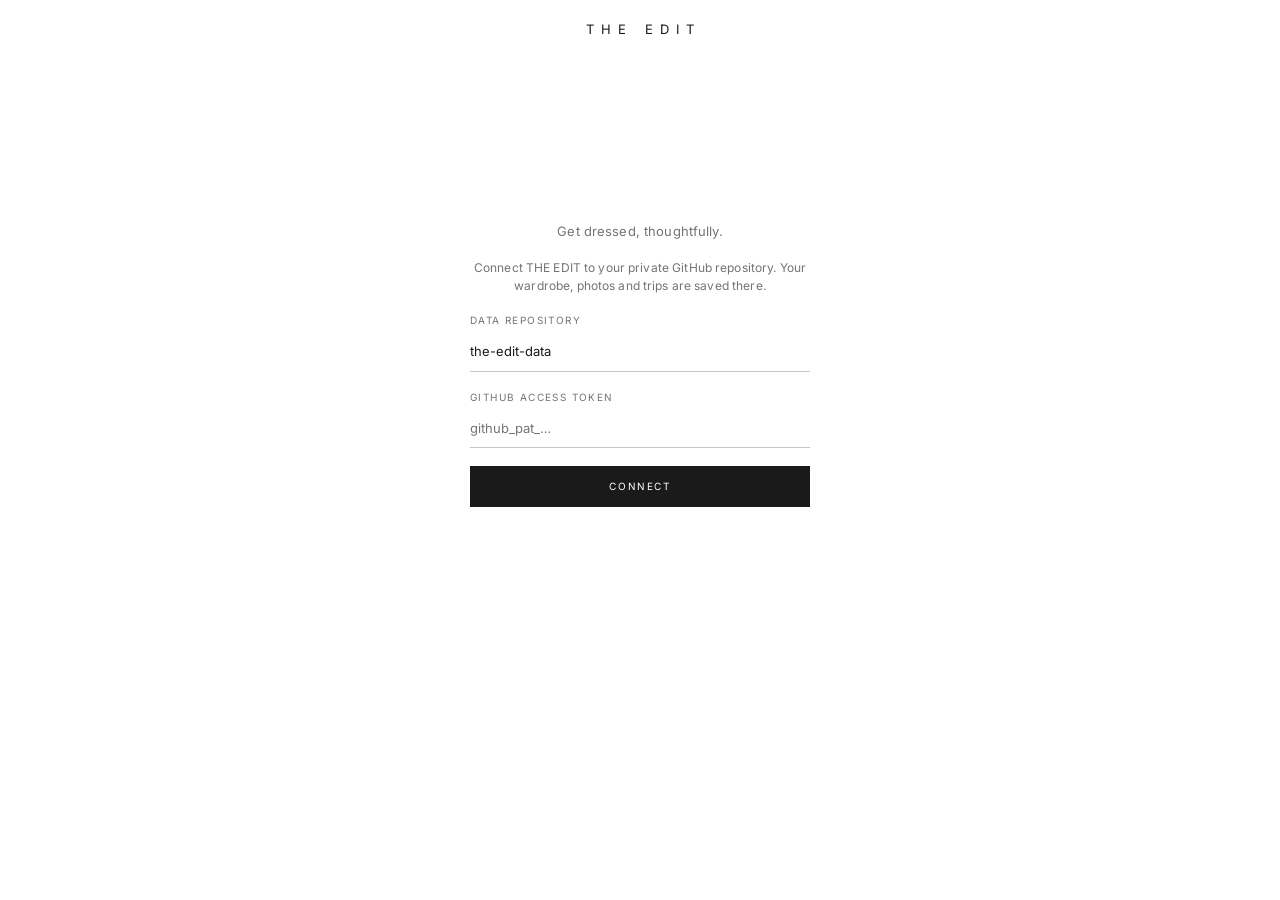
<file: docs/index.html>
<!doctype html>
<html lang="en">
<head>
<meta charset="utf-8">
<meta name="viewport" content="width=device-width,initial-scale=1,viewport-fit=cover">
<title>THE EDIT</title>
<meta name="description" content="Get dressed, thoughtfully.">
<meta name="theme-color" content="#FFFFFF" media="(prefers-color-scheme: light)">
<meta name="theme-color" content="#121212" media="(prefers-color-scheme: dark)">
<meta name="apple-mobile-web-app-capable" content="yes">
<meta name="mobile-web-app-capable" content="yes">
<meta name="apple-mobile-web-app-title" content="THE EDIT">
<meta name="apple-mobile-web-app-status-bar-style" content="default">
<link rel="manifest" href="manifest.webmanifest">
<link rel="apple-touch-icon" href="apple-touch-icon.png">
<link rel="icon" type="image/png" sizes="192x192" href="icon-192.png">
<link rel="preconnect" href="https://fonts.googleapis.com">
<link rel="preconnect" href="https://fonts.gstatic.com" crossorigin>
<link rel="stylesheet" href="https://fonts.googleapis.com/css2?family=Inter:wght@300;400;500&display=swap">
<link rel="stylesheet" href="styles.css">
</head>
<body>
<header class="top">
  <div class="top-in">
    <nav class="nav" id="nav" aria-label="Sections"></nav>
    <button class="logo" data-a="go" data-v="home" aria-label="THE EDIT home">THE EDIT</button>
    <nav class="nav" id="nav2" aria-label="More sections"></nav>
  </div>
</header>
<div id="banner"></div>
<main id="main"></main>
<nav class="botnav" id="botnav" aria-label="Sections"></nav>
<div id="sheet"></div>
<div id="toast" class="toast" hidden></div>
<script src="config.js"></script>
<script src="app.js"></script>
<script>if ('serviceWorker' in navigator) addEventListener('load', () => navigator.serviceWorker.register('sw.js').catch(() => {}));</script>
</body>
</html>
</file>
<file: docs/styles.css>
/* base reset (the hosted page has no wrapper skeleton) */
html{color-scheme:light;-webkit-text-size-adjust:100%}
:root{padding-top:env(safe-area-inset-top,0px);padding-bottom:env(safe-area-inset-bottom,0px)}
body{margin:0;font-family:system-ui,sans-serif;font-size:14px}
img{max-width:100%}
[hidden]{display:none!important}
/* Layout: quiet luxury. White ground, full-bleed photography, product-grid wardrobe,
   one restrained sans set small in tracked capitals; black is the only accent. */
:root{
  --ivory:#FFFFFF; --beige:#F4F3F1; --taupe:#C9C6C0; --charcoal:#1A1A1A; --burgundy:#1A1A1A; --paper:#F4F3F1; --gold:#9A958C;
  --muted:#767470; --line:#E7E6E3; --veil:rgba(26,26,26,.32); --onaccent:#FFFFFF;
  --good:#4E6550; --warn:#866A3A;
  --sans:Inter,"Helvetica Neue",Helvetica,Arial,sans-serif;
  --serif:var(--sans); --display:var(--sans); --script:var(--sans);
  --r:0px;
}
@media (prefers-color-scheme: dark){:root:not([data-theme="light"]){
  --ivory:#121212; --beige:#1D1D1C; --taupe:#55534F; --charcoal:#ECEBE8; --burgundy:#ECEBE8; --paper:#1D1D1C; --gold:#8F8A81;
  --muted:#9A9893; --line:#2A2A29; --veil:rgba(0,0,0,.6); --onaccent:#121212; --good:#93AE95; --warn:#CBAE7C; color-scheme:dark}}
:root[data-theme="dark"]{
  --ivory:#121212; --beige:#1D1D1C; --taupe:#55534F; --charcoal:#ECEBE8; --burgundy:#ECEBE8; --paper:#1D1D1C; --gold:#8F8A81;
  --muted:#9A9893; --line:#2A2A29; --veil:rgba(0,0,0,.6); --onaccent:#121212; --good:#93AE95; --warn:#CBAE7C; color-scheme:dark}

*{box-sizing:border-box}
body{background:var(--ivory);color:var(--charcoal);font-family:var(--sans);font-size:14px;line-height:1.5;-webkit-font-smoothing:antialiased}
button,input,select,textarea{font:inherit;color:inherit}
:focus-visible{outline:2px solid var(--burgundy);outline-offset:2px}
img{display:block}
h1,h2,h3{font-family:var(--serif);font-weight:500;text-wrap:balance;margin:0;letter-spacing:.005em}
p{margin:0}
.eyebrow{font-size:10.5px;letter-spacing:.18em;text-transform:uppercase;color:var(--muted);font-weight:500}
.serif{font-family:var(--serif)}
.tab{font-variant-numeric:tabular-nums}

/* Masthead + nav */
.top{position:sticky;top:env(safe-area-inset-top,0px);z-index:30;background:var(--ivory);border-bottom:1px solid var(--line)}
.top-in{max-width:1220px;margin:0 auto;padding:14px 20px;display:flex;align-items:center;gap:24px}
.logo{font-family:var(--serif);font-size:22px;letter-spacing:.32em;font-weight:500;background:none;border:0;padding:0;cursor:pointer;white-space:nowrap}
.nav{display:flex;gap:4px;margin-left:auto}
.nav button{background:none;border:0;padding:8px 12px;font-size:11px;letter-spacing:.18em;text-transform:uppercase;color:var(--muted);cursor:pointer;border-bottom:1px solid transparent}
.nav button[aria-current="page"]{color:var(--charcoal);border-bottom-color:var(--charcoal)}
.nav button:hover{color:var(--charcoal)}
.botnav{display:none}
main{max-width:1220px;margin:0 auto;padding:28px 20px 80px}
.banner{max-width:1220px;margin:0 auto;padding:8px 20px;font-size:12px;color:var(--muted);border-bottom:1px solid var(--line)}

@media (max-width:820px){
  .nav{display:none}
  .top-in{justify-content:center;padding:12px 16px}
  main{padding:20px 16px calc(96px + env(safe-area-inset-bottom,0px))}
  .botnav{display:grid;grid-template-columns:repeat(6,1fr);position:fixed;left:0;right:0;bottom:0;z-index:30;background:var(--ivory);border-top:1px solid var(--line);padding:6px 4px calc(6px + env(safe-area-inset-bottom,0px))}
  .botnav button{background:none;border:0;padding:6px 0;display:flex;flex-direction:column;align-items:center;gap:3px;font-size:8.5px;letter-spacing:.04em;min-width:0;text-transform:uppercase;color:var(--muted);cursor:pointer}
  .botnav button[aria-current="page"]{color:var(--charcoal)}
  .botnav svg{width:20px;height:20px}
  .banner{padding:8px 16px}
}

/* Buttons + fields */
.btn{display:inline-flex;align-items:center;justify-content:center;gap:8px;padding:10px 16px;border:1px solid var(--charcoal);background:transparent;border-radius:var(--r);font-size:11px;letter-spacing:.16em;text-transform:uppercase;font-weight:500;cursor:pointer;white-space:nowrap}
.btn:hover{background:var(--beige)}
.btn.primary{background:var(--burgundy);border-color:var(--burgundy);color:var(--onaccent)}
.btn.primary:hover{filter:brightness(1.08)}
.btn.ghost{border-color:transparent;padding-inline:8px}
.btn.ghost:hover{background:none;text-decoration:underline;text-underline-offset:4px}
.btn.sm{padding:7px 11px;font-size:10px}
.btn:disabled{opacity:.45;cursor:default}
.btn.danger{border-color:var(--burgundy);color:var(--burgundy)}
.link{background:none;border:0;padding:0;color:var(--charcoal);text-decoration:underline;text-underline-offset:3px;cursor:pointer;font-size:13px}
.row{display:flex;gap:10px;flex-wrap:wrap;align-items:center}
.field{display:flex;flex-direction:column;gap:5px;min-width:0}
.field label,.lbl{font-size:10px;letter-spacing:.16em;text-transform:uppercase;color:var(--muted);font-weight:500}
.inp,select.inp,textarea.inp{width:100%;padding:9px 10px;border:1px solid var(--line);background:var(--ivory);border-radius:var(--r);font-size:14px}
textarea.inp{resize:vertical;min-height:72px}
.inp:focus{border-color:var(--charcoal);outline:none}
.grid2{display:grid;grid-template-columns:1fr 1fr;gap:14px}
@media (max-width:520px){.grid2{grid-template-columns:1fr}}
.chips{display:flex;flex-wrap:wrap;gap:6px}
.chip{border:1px solid var(--line);background:transparent;padding:5px 10px;border-radius:99px;font-size:10.5px;letter-spacing:.12em;text-transform:uppercase;cursor:pointer;color:var(--muted)}
.chip[aria-pressed="true"]{background:var(--charcoal);border-color:var(--charcoal);color:var(--ivory)}
.pill{display:inline-block;padding:2px 8px;border-radius:99px;font-size:9.5px;letter-spacing:.14em;text-transform:uppercase;border:1px solid currentColor;white-space:nowrap}
.pill.draft{color:var(--muted)} .pill.ready{color:var(--good)} .pill.worn{color:var(--burgundy)}
.rule{height:1px;background:var(--line);border:0;margin:0}

/* Section header */
.shead{display:flex;align-items:flex-end;justify-content:space-between;gap:16px;flex-wrap:wrap;padding-bottom:18px;border-bottom:1px solid var(--line);margin-bottom:22px}
.shead h1{font-size:clamp(34px,5vw,52px);line-height:1}
.shead .sub{margin-top:8px;color:var(--muted);max-width:56ch}

/* Home */
.mast{padding:10px 0 28px;border-bottom:1px solid var(--line);margin-bottom:26px}
.mast .date{font-size:11px;letter-spacing:.2em;text-transform:uppercase;color:var(--muted)}
.mast h1{font-size:clamp(34px,9vw,92px);overflow-wrap:anywhere;line-height:.92;margin-top:14px;letter-spacing:.01em}
.mast .q{font-family:var(--serif);font-style:italic;font-size:clamp(20px,2.6vw,28px);margin-top:10px;color:var(--muted)}
.homegrid{display:grid;grid-template-columns:minmax(0,1.25fr) minmax(0,1fr);gap:26px}
.homeside{display:flex;flex-direction:column;gap:26px;min-width:0}
@media (max-width:880px){.homegrid{grid-template-columns:1fr}}
.card{background:var(--beige);border-radius:var(--r);padding:20px;min-width:0}
.card h2{font-size:28px;line-height:1.05}
.today .board{max-width:440px;margin:16px auto 0}
.today-acts{display:flex;flex-wrap:wrap;gap:8px;margin-top:18px}
.wx{display:grid;grid-template-columns:auto 1fr;gap:6px 20px;align-items:end;margin-top:12px}
.wx .deg{font-family:var(--serif);font-size:64px;line-height:.85}
.wx dl{display:grid;grid-template-columns:auto auto;gap:2px 14px;margin:0;font-size:13px}
.wx dt{color:var(--muted)} .wx dd{margin:0}
.advice{margin-top:14px;padding-top:12px;border-top:1px solid var(--line);font-size:13.5px}
.trip-k{display:grid;grid-template-columns:repeat(3,1fr);gap:10px;margin-top:16px}
.trip-k div{border-top:1px solid var(--taupe);padding-top:8px}
.trip-k b{display:block;font-family:var(--serif);font-size:30px;font-weight:500;line-height:1}
.trip-k span{font-size:10px;letter-spacing:.14em;text-transform:uppercase;color:var(--muted)}
.bar{height:3px;background:var(--line);margin-top:14px;position:relative}
.bar i{position:absolute;inset:0 auto 0 0;background:var(--burgundy)}
.qa{display:grid;grid-template-columns:repeat(4,1fr);gap:1px;background:var(--line);border:1px solid var(--line);margin-top:26px}
.qa button{background:var(--ivory);border:0;padding:18px 14px;text-align:left;cursor:pointer;display:flex;flex-direction:column;gap:10px}
.qa button:hover{background:var(--beige)}
.qa b{font-family:var(--serif);font-size:20px;font-weight:500}
@media (max-width:620px){.qa{grid-template-columns:1fr 1fr}}

/* Collage board */
.board{position:relative;aspect-ratio:4/5;width:100%;max-width:100%;background:var(--paper);overflow:hidden;container-type:inline-size;border-radius:var(--r);touch-action:none}
.board .it{position:absolute;transform:translate(-50%,-50%) rotate(var(--r,0deg));user-select:none;-webkit-user-select:none}
.board .it img{width:100%;height:auto;pointer-events:none;-webkit-user-drag:none}
.board .it .ph{aspect-ratio:3/4;background:#E9E5DD;display:flex;align-items:center;justify-content:center;padding:8%;text-align:center;font-family:var(--serif);font-size:max(9px,3.6cqw);line-height:1.1;color:#282824}
.board .it.txt{font-family:var(--serif);font-style:italic;color:#282824;white-space:nowrap;line-height:1;font-size:calc(var(--s,6) * 1cqw)}
.board .bgphoto{position:absolute;inset:0;width:100%;height:100%;object-fit:cover}
.board.live .it{cursor:grab}
.board.live .it.sel{outline:1px dashed #713F49;outline-offset:3px}
.board .empty{position:absolute;inset:0;display:flex;align-items:center;justify-content:center;text-align:center;padding:12%;color:#8D867B;font-family:var(--serif);font-style:italic;font-size:max(13px,5cqw)}
.board.mini .empty{font-size:max(11px,6cqw)}

/* Garment grid */
.toolbar{display:flex;gap:10px;flex-wrap:wrap;align-items:center;margin-bottom:18px}
.toolbar .sp{flex:1}
.filters{display:flex;gap:8px;flex-wrap:wrap;margin-bottom:22px}
.filters select{padding:7px 8px;border:1px solid var(--line);background:var(--ivory);border-radius:var(--r);font-size:12px;max-width:150px}
.ggrid{display:grid;grid-template-columns:repeat(auto-fill,minmax(160px,1fr));gap:22px 18px}
@media (max-width:520px){.ggrid{grid-template-columns:repeat(2,minmax(0,1fr));gap:16px 12px}}
.gcard{background:none;border:0;padding:0;text-align:left;cursor:pointer;min-width:0;display:flex;flex-direction:column;gap:8px}
.gimg{aspect-ratio:4/5;background:var(--paper);display:flex;align-items:center;justify-content:center;overflow:hidden;border-radius:var(--r);width:100%}
.gimg img{width:100%;height:100%;object-fit:contain;padding:8%}
.gimg.cover img{object-fit:cover;padding:0}
.ph{display:flex;align-items:center;justify-content:center;text-align:center;padding:14px;font-family:var(--serif);font-size:20px;line-height:1.1;background:var(--beige);width:100%;height:100%;color:var(--charcoal)}
.gname{font-size:13px;line-height:1.3;overflow-wrap:anywhere}
.gmeta{font-size:11px;color:var(--muted);letter-spacing:.04em}
.gcard:hover .gname{text-decoration:underline;text-underline-offset:3px}
.catblock{margin-bottom:34px}
.catblock h2{font-size:26px;margin-bottom:14px;display:flex;align-items:baseline;gap:10px}
.catblock h2 small{font-family:var(--sans);font-size:11px;color:var(--muted);letter-spacing:.1em}

/* Inspo masonry */
.masonry{columns:4 220px;column-gap:16px}
.masonry .pin{break-inside:avoid;margin-bottom:16px;display:block;width:100%;border:0;padding:0;background:var(--beige);cursor:pointer;border-radius:var(--r);overflow:hidden;position:relative}
.masonry .pin img{width:100%;height:auto}
.pin .tags{position:absolute;left:8px;bottom:8px;right:8px;display:flex;gap:4px;flex-wrap:wrap}
.pin .tags span{background:rgba(247,245,240,.92);color:#282824;font-size:9px;letter-spacing:.14em;text-transform:uppercase;padding:3px 6px}
.pin .dec{position:absolute;top:8px;right:8px;background:#713F49;color:#F7F5F0;font-size:9px;letter-spacing:.14em;padding:3px 6px;text-transform:uppercase}
@media (max-width:520px){.masonry{columns:2;column-gap:10px}.masonry .pin{margin-bottom:10px}}

/* Look cards */
.lgrid{display:grid;grid-template-columns:repeat(auto-fill,minmax(210px,1fr));gap:26px 20px}
@media (max-width:520px){.lgrid{grid-template-columns:repeat(2,minmax(0,1fr));gap:18px 12px}}
.lcard{background:none;border:0;padding:0;text-align:left;cursor:pointer;display:flex;flex-direction:column;gap:9px;min-width:0}
.lcard h3{font-size:20px;line-height:1.1}
.lcard .meta{display:flex;justify-content:space-between;gap:8px;align-items:center;font-size:11px;color:var(--muted)}

/* Studio editor */
.subtabs{display:flex;gap:22px;border-bottom:1px solid var(--line);margin-bottom:22px;overflow-x:auto}
.subtabs button{background:none;border:0;padding:0 0 10px;font-size:11px;letter-spacing:.18em;text-transform:uppercase;color:var(--muted);cursor:pointer;border-bottom:1px solid transparent;margin-bottom:-1px;white-space:nowrap}
.subtabs button[aria-current="true"]{color:var(--charcoal);border-bottom-color:var(--charcoal)}
.editor{display:grid;grid-template-columns:260px minmax(0,1fr) 300px;gap:24px;align-items:start}
@media (max-width:1060px){.editor{grid-template-columns:minmax(0,1fr) 300px}.editor .picker{grid-column:1/-1;order:3}}
@media (max-width:720px){.editor{grid-template-columns:1fr}.editor .picker{order:2}}
.picker{min-width:0}
.plist{display:grid;grid-template-columns:repeat(3,minmax(0,1fr));gap:8px;max-height:560px;overflow:auto;padding-right:4px}
@media (max-width:1060px){.plist{grid-template-columns:repeat(auto-fill,minmax(84px,1fr));max-height:300px}}
.pitem{border:1px solid transparent;background:none;padding:0;cursor:pointer;position:relative}
.pitem .gimg{aspect-ratio:1}
.pitem[aria-pressed="true"]{border-color:var(--burgundy)}
.pitem[aria-pressed="true"]::after{content:"✓";position:absolute;top:3px;right:3px;width:18px;height:18px;border-radius:50%;background:var(--burgundy);color:var(--onaccent);font-size:11px;display:flex;align-items:center;justify-content:center}
.stage{min-width:0;display:flex;flex-direction:column;gap:12px}
.stage .board{max-width:560px;margin:0 auto;box-shadow:0 1px 0 var(--line)}
.ctrls{display:flex;flex-direction:column;gap:12px;padding:14px;background:var(--beige);border-radius:var(--r);max-width:560px;margin:0 auto;width:100%}
.ctrls .row label{font-size:11px;color:var(--muted);min-width:52px}
.ctrls input[type=range]{flex:1;accent-color:var(--burgundy);min-width:0}
.sw{width:24px;height:24px;border-radius:50%;border:1px solid var(--line);cursor:pointer;padding:0}
.sw[aria-pressed="true"]{outline:2px solid var(--charcoal);outline-offset:2px}
.seg{display:inline-flex;border:1px solid var(--charcoal);border-radius:var(--r)}
.seg button{background:none;border:0;padding:7px 12px;font-size:10px;letter-spacing:.16em;text-transform:uppercase;cursor:pointer}
.seg button[aria-pressed="true"]{background:var(--charcoal);color:var(--ivory)}
.sheetform{display:flex;flex-direction:column;gap:14px;min-width:0}

/* Stylist */
.styl{display:grid;grid-template-columns:minmax(0,1fr);gap:20px;max-width:980px}
.prompt{display:flex;gap:10px;align-items:stretch}
.prompt textarea{flex:1;min-height:56px}
@media (max-width:560px){.prompt{flex-direction:column}}
.sug{display:grid;grid-template-columns:minmax(0,1fr) minmax(0,1.2fr);gap:22px;padding:22px 0;border-top:1px solid var(--line)}
@media (max-width:680px){.sug{grid-template-columns:1fr}}
.sug h3{font-size:28px}
.why{margin-top:10px;max-width:60ch}
.ext{margin-top:14px;border-left:2px solid var(--burgundy);padding:6px 0 6px 12px;font-size:13px}
.thinking{font-family:var(--serif);font-style:italic;font-size:20px;color:var(--muted)}
.err{color:var(--burgundy);font-size:13px}

/* Analysis */
.analysis{display:flex;flex-direction:column;gap:16px}
.alist{list-style:none;margin:0;padding:0;border-top:1px solid var(--line)}
.alist li{display:flex;justify-content:space-between;gap:10px;padding:9px 0;border-bottom:1px solid var(--line);font-size:14px;align-items:center}
.conf{font-size:10px;letter-spacing:.12em;text-transform:uppercase;color:var(--muted);white-space:nowrap}
.conf.low{color:var(--warn)}
.attrs{display:grid;grid-template-columns:auto 1fr;gap:6px 16px;font-size:13px}
.attrs dt{font-size:10px;letter-spacing:.16em;text-transform:uppercase;color:var(--muted);padding-top:2px}
.attrs dd{margin:0}
.dots{display:inline-flex;gap:4px;vertical-align:middle;margin-right:6px}
.dots i{width:12px;height:12px;border-radius:50%;border:1px solid var(--line);display:inline-block}
.match{display:grid;grid-template-columns:56px minmax(0,1fr);gap:12px;padding:10px 0;border-bottom:1px solid var(--line);align-items:center}
.match .gimg{aspect-ratio:1}
.mtype{font-size:9.5px;letter-spacing:.16em;text-transform:uppercase;font-weight:600}
.mtype.exact{color:var(--good)} .mtype.similar{color:var(--warn)} .mtype.missing{color:var(--burgundy)}

/* Trips */
.tripcard{display:grid;grid-template-columns:minmax(0,1fr) auto;gap:14px;align-items:end;padding:22px 0;border-bottom:1px solid var(--line);background:none;border-left:0;border-right:0;border-top:0;width:100%;text-align:left;cursor:pointer}
.tripcard h2{font-size:clamp(30px,4.6vw,48px);line-height:1}
.days{border-top:1px solid var(--line)}
.day{display:grid;grid-template-columns:92px 84px minmax(0,1fr);gap:16px;padding:16px 0;border-bottom:1px solid var(--line);align-items:start}
.day .d b{display:block;font-family:var(--serif);font-size:30px;font-weight:500;line-height:1}
.day .d span{font-size:10px;letter-spacing:.14em;text-transform:uppercase;color:var(--muted)}
.day .lk{width:84px;background:none;border:0;padding:0;cursor:pointer}
.day .info{display:grid;grid-template-columns:repeat(4,minmax(0,1fr));gap:8px;min-width:0}
.day .info .field:nth-child(2){grid-column:span 1}
@media (max-width:760px){.day{grid-template-columns:64px 72px minmax(0,1fr)}.day .lk{width:72px}.day .info{grid-template-columns:1fr 1fr}.day .d b{font-size:24px}}
.day.today{background:linear-gradient(90deg,var(--beige),transparent)}
.stops{display:flex;flex-direction:column;gap:6px;margin:14px 0}
.stop{display:flex;gap:10px;align-items:center;font-size:13px;flex-wrap:wrap}
.stop b{font-family:var(--serif);font-size:20px;font-weight:500}
.pack{display:grid;grid-template-columns:repeat(auto-fill,minmax(240px,1fr));gap:8px 22px}
.pack label{display:grid;grid-template-columns:auto 44px minmax(0,1fr);gap:10px;align-items:center;padding:8px 0;border-bottom:1px solid var(--line);cursor:pointer}
.pack input{accent-color:var(--burgundy);width:16px;height:16px}
.pack .gimg{aspect-ratio:1}
.pack .done .gname{text-decoration:line-through;color:var(--muted)}

/* Fitting room */
.fit3{display:grid;grid-template-columns:repeat(3,minmax(0,1fr));gap:18px}
@media (max-width:760px){.fit3{grid-template-columns:1fr}}
.fit3 .panel{display:flex;flex-direction:column;gap:8px;min-width:0}
.disclaim{font-size:12px;color:var(--muted);border-left:2px solid var(--taupe);padding-left:10px;max-width:70ch}
.photos{display:flex;gap:10px;flex-wrap:wrap}
.photo{width:92px;position:relative;border:1px solid transparent;padding:0;background:none;cursor:pointer}
.photo[aria-pressed="true"]{border-color:var(--burgundy)}
.photo img{width:100%;aspect-ratio:3/4;object-fit:cover}
.prof{display:grid;grid-template-columns:minmax(0,1fr) minmax(0,1.6fr);gap:34px}
@media (max-width:880px){.prof{grid-template-columns:1fr}}

/* Sheet */
.sheet-bg{position:fixed;inset:0;background:var(--veil);z-index:50;display:flex;align-items:center;justify-content:center;padding:24px}
.sheet{background:var(--ivory);width:min(860px,100%);max-height:calc(100% - 20px);overflow:auto;border-radius:var(--r);padding:26px;position:relative}
.sheet.narrow{width:min(520px,100%)}
.sheet .x{position:absolute;top:12px;right:12px;background:none;border:0;font-size:24px;line-height:1;cursor:pointer;padding:6px 10px;color:var(--muted)}
.sheet h2{font-size:34px;line-height:1;padding-right:30px}
.sheetcols{display:grid;grid-template-columns:minmax(0,1fr) minmax(0,1.2fr);gap:26px;margin-top:18px}
@media (max-width:680px){
  .sheet-bg{padding:0;align-items:flex-end}
  .sheet{max-height:92%;border-radius:10px 10px 0 0;padding:22px 16px calc(22px + env(safe-area-inset-bottom,0px))}
  .sheetcols{grid-template-columns:1fr}
}
.opt3{display:grid;grid-template-columns:repeat(auto-fit,minmax(160px,1fr));gap:12px;margin-top:20px}
.opt{border:1px solid var(--line);background:var(--ivory);padding:18px 16px;text-align:left;cursor:pointer;display:flex;flex-direction:column;gap:8px;border-radius:var(--r);position:relative}
.opt:hover{border-color:var(--charcoal)}
.opt b{font-size:11px;letter-spacing:.16em;text-transform:uppercase;font-weight:600}
.opt span{font-size:13px;color:var(--muted)}
.opt input[type=file]{position:absolute;inset:0;opacity:0;cursor:pointer}
.stylecount{font-family:var(--serif);font-style:italic;font-size:20px;margin:6px 0 10px}

.empty-state{padding:56px 20px;text-align:center;border:1px dashed var(--taupe);border-radius:var(--r)}
.empty-state h2{font-size:30px}
.empty-state p{color:var(--muted);margin:8px auto 18px;max-width:46ch}
.toast{position:fixed;left:50%;bottom:calc(84px + env(safe-area-inset-bottom,0px));transform:translateX(-50%);background:var(--charcoal);color:var(--ivory);padding:10px 16px;border-radius:var(--r);font-size:13px;z-index:80;max-width:calc(100% - 32px)}
.busy{opacity:.6;pointer-events:none}
.mt{margin-top:18px}.mt2{margin-top:28px}
.muted{color:var(--muted)}
.small{font-size:12px}
@media (prefers-reduced-motion:no-preference){
  .view{animation:rise .35s ease both}
  @keyframes rise{from{opacity:.4;transform:translateY(6px)}to{opacity:1;transform:none}}
}

/* ===== Quiet luxury direction ===== */
body{background:var(--ivory);font-size:13px;letter-spacing:.01em;overflow-x:clip}
body *{font-style:normal!important}
h1,h2,h3{font-family:var(--sans)!important;font-size:12px!important;font-weight:400!important;letter-spacing:.18em!important;text-transform:uppercase;line-height:1.4!important}
.eyebrow,.lbl,.field label,.conf,.gmeta{font-size:10px;letter-spacing:.14em;color:var(--muted);font-weight:400}
.serif,.stylecount,.thinking,.prog,.why,.sum{font-family:var(--sans)!important;font-size:13px!important;line-height:1.6!important;color:var(--charcoal)}
.thinking,.prog{color:var(--muted)}

/* header */
.top{background:var(--ivory);border-bottom:0}
.top-in{display:grid;grid-template-columns:1fr auto 1fr;align-items:center;padding:20px 28px;max-width:none}
.logo{grid-column:2;grid-row:1;font-family:var(--sans);font-size:13px;letter-spacing:.55em;font-weight:400;padding-left:.55em}
.nav{grid-row:1;margin:0;gap:22px}
#nav{grid-column:1;justify-self:start}
#nav2{grid-column:3;justify-self:end}
.nav button{font-size:10px;letter-spacing:.16em;color:var(--charcoal);padding:4px 0;border-bottom:1px solid transparent}
.nav button[aria-current="page"]{border-bottom-color:var(--charcoal)}
.nav button:hover{color:var(--muted)}
.banner{max-width:none;padding:8px 28px;text-align:center;font-size:11px;border-bottom:1px solid var(--line)}
main{max-width:1320px;padding:36px 28px 96px}
@media (max-width:820px){
  .top-in{grid-template-columns:1fr;padding:16px}
  .logo{grid-column:1}
  .botnav{grid-template-columns:repeat(6,minmax(0,1fr));background:var(--ivory);padding:12px 4px calc(12px + env(safe-area-inset-bottom,0px))}
  .botnav button{font-size:9px;letter-spacing:.08em;color:var(--muted);padding:2px 0}
  .botnav button[aria-current="page"]{color:var(--charcoal);text-decoration:underline;text-underline-offset:5px}
  main{padding:24px 16px calc(80px + env(safe-area-inset-bottom,0px))}
  .banner{padding:8px 16px}
}

/* controls */
.btn{border-radius:0;font-size:10px;letter-spacing:.16em;font-weight:400;border:1px solid var(--charcoal);padding:12px 22px;color:var(--charcoal)}
.btn:hover{background:transparent;opacity:.6}
.btn.primary{background:var(--charcoal);border-color:var(--charcoal);color:var(--ivory)}
.btn.primary:hover{filter:none;opacity:.8}
.btn.sm{padding:9px 14px;font-size:9.5px}
.btn.ghost{border-color:transparent;padding-inline:0;text-decoration:underline;text-underline-offset:5px}
.btn.danger{border-color:var(--charcoal);color:var(--charcoal)}
.link{font-size:11px;letter-spacing:.06em;text-underline-offset:5px}
.inp,select.inp,textarea.inp{border:0;border-bottom:1px solid var(--taupe);background:transparent;border-radius:0;padding:9px 0;font-size:13px}
.inp:focus{border-bottom-color:var(--charcoal)}
.filters select{border:0;border-bottom:1px solid var(--line);background:transparent;border-radius:0;font-size:10.5px;letter-spacing:.1em;text-transform:uppercase;padding:6px 0}
.chips{gap:4px 18px}
.chip{border:0;border-radius:0;padding:4px 0;background:none!important;color:var(--muted)!important;font-size:10px;letter-spacing:.14em}
.chip[aria-pressed="true"]{color:var(--charcoal)!important;text-decoration:underline;text-underline-offset:5px}
.seg{border:0;gap:16px}
.seg button{padding:4px 0;font-size:10px;letter-spacing:.14em;color:var(--muted)}
.seg button[aria-pressed="true"]{background:none;color:var(--charcoal);text-decoration:underline;text-underline-offset:5px}
.pill{border:0;padding:0;font-size:9.5px;letter-spacing:.14em;color:var(--muted)!important}
.subtabs{justify-content:center;gap:28px;border-bottom:0}
.subtabs button{font-size:10px;letter-spacing:.16em}
.toolbar .lbl{min-width:90px}

/* section header: small centred title, like a category page */
.shead{flex-direction:column;align-items:center;text-align:center;border-bottom:0;padding-bottom:10px;margin-bottom:28px;gap:14px}
.shead h1{font-size:12px!important;letter-spacing:.32em!important}
.shead .sub{margin:6px auto 0;color:var(--muted);font-size:12px;max-width:60ch}
.shead .eyebrow{order:-1}

/* product-grid feel */
.ggrid{grid-template-columns:repeat(auto-fill,minmax(220px,1fr));gap:40px 4px}
.lgrid{gap:40px 4px}
.gcard,.lcard{gap:12px}
.gimg{background:var(--paper)}
.gimg img{padding:10%}
.gname{font-size:11px;letter-spacing:.1em;text-transform:uppercase;padding-inline:2px}
.gmeta{padding-inline:2px;margin-top:2px}
.gcard:hover .gname{text-decoration:none;color:var(--muted)}
.ph{font-family:var(--sans);font-size:10px;letter-spacing:.14em;text-transform:uppercase;background:var(--paper)}
.lcard .meta{padding-inline:2px;font-size:10px;letter-spacing:.1em;text-transform:uppercase}
.catblock h2{justify-content:center}
.catblock h2 small{letter-spacing:.12em;text-transform:none}
@media (max-width:520px){.ggrid,.lgrid{grid-template-columns:repeat(2,minmax(0,1fr));gap:28px 3px}}

/* collage */
.board{border-radius:0;box-shadow:none!important}
.board .it .ph{font-family:Inter,Helvetica,Arial,sans-serif;font-size:max(7px,2.4cqw);letter-spacing:.12em;text-transform:uppercase;background:#ECEAE6;color:#1A1A1A}
.board .it.txt{font-family:Inter,Helvetica,Arial,sans-serif;text-transform:uppercase;letter-spacing:.3em;color:#1A1A1A;font-weight:400}
.board.live .it.sel{outline:1px solid #1A1A1A}
.board .empty{font-family:Inter,Helvetica,Arial,sans-serif;font-size:max(9px,2.4cqw);letter-spacing:.16em;text-transform:uppercase;color:#8C8A86}
.ctrls{background:none;border-top:1px solid var(--line);border-radius:0;padding:14px 0}
.sw{border-radius:0}

/* home */
.hero{position:relative;width:100vw;margin-left:calc(50% - 50vw);margin-top:-36px;background:var(--paper)}
.hero-img{aspect-ratio:16/7;overflow:hidden;position:relative}
.hero-img>img{width:100%;height:100%;object-fit:cover}
.hero-ph{position:absolute;inset:0;display:flex;align-items:center;justify-content:center;font-size:10px;letter-spacing:.24em;text-transform:uppercase;color:var(--muted)}
.hero-cap{position:absolute;left:28px;bottom:22px;right:28px;color:#FFFFFF;text-shadow:0 1px 6px rgba(0,0,0,.35);font-size:10px;letter-spacing:.2em;text-transform:uppercase}
@media (max-width:820px){.hero{margin-top:-24px}.hero-img{aspect-ratio:4/5}.hero-cap{left:16px;bottom:16px}}
.hero{display:grid;grid-template-columns:minmax(0,1fr) minmax(0,1fr);min-height:min(86vh,920px);background:var(--ivory)}
.hero-img{aspect-ratio:auto;height:100%;min-height:420px;background:var(--paper)}
.hero-img>img{object-position:50% 18%}
.hero .greet{padding:48px 32px;justify-content:center}
@media (max-width:820px){.hero{grid-template-columns:1fr;min-height:0}.hero-img{aspect-ratio:4/5;height:auto;min-height:0}.hero .greet{padding:36px 16px 0}}
.greet{text-align:center;padding:48px 0 12px;display:flex;flex-direction:column;align-items:center;gap:10px}
.greet h1{font-size:clamp(15px,2vw,20px)!important;letter-spacing:.34em!important;font-weight:300!important}
.greet .q{color:var(--muted);font-size:13px;letter-spacing:.04em}
.greet .headline{font-size:11px;letter-spacing:.2em;text-transform:uppercase;margin-top:18px}
.greet .dek{color:var(--muted);max-width:52ch;font-size:13px}
.greet .acts{display:flex;gap:22px;justify-content:center;flex-wrap:wrap;margin-top:8px}
.homegrid{margin-top:56px;gap:48px}
.homeside{gap:48px}
.card{background:none;border:0;padding:0}
.card h2{margin-top:10px!important}
.today .board{max-width:460px}
.wx .deg{font-family:var(--sans);font-weight:300;font-size:52px}
.advice{border-top:1px solid var(--line)}
.trip-k div{border-top:1px solid var(--line)}
.trip-k b{font-family:var(--sans);font-weight:300;font-size:24px}
.bar{height:1px}
.qa{background:none;border:0;border-top:1px solid var(--line);gap:0;margin-top:64px}
.qa button{background:none;padding:22px 0;align-items:center;text-align:center;gap:6px}
.qa button:hover{background:none;opacity:.6}
.qa b{font-family:var(--sans);font-weight:400;font-size:11px;letter-spacing:.16em;text-transform:uppercase}

/* inspo */
.moodgrid{grid-template-columns:repeat(auto-fill,minmax(240px,1fr));gap:4px}
.moodgrid .tile{aspect-ratio:3/4;background:var(--paper);display:block;width:100%;border:0;padding:0;cursor:pointer;overflow:hidden;position:relative}
.moodgrid .tile img{width:100%;height:100%;object-fit:cover;transition:opacity .4s ease}
.moodgrid .tile:hover img{opacity:.88}
.moodgrid .mark{position:absolute;top:10px;left:10px;font-size:8.5px;letter-spacing:.2em;text-transform:uppercase;color:#FFFFFF;text-shadow:0 1px 4px rgba(0,0,0,.4)}
.moodgrid .cap{display:none}
@media (max-width:520px){.moodgrid{grid-template-columns:repeat(2,minmax(0,1fr));gap:3px}}
.tone-archive img.photo{filter:grayscale(1)}
.tone-archive .moodgrid .tile:hover img.photo{filter:none}

.dna{display:grid;grid-template-columns:minmax(0,1fr) minmax(0,1fr);gap:40px;padding:36px 0;border-top:1px solid var(--line);border-bottom:1px solid var(--line);margin:8px 0 40px}
.dna-name{font-family:var(--sans)!important;font-size:clamp(15px,1.8vw,19px)!important;letter-spacing:.3em!important;font-weight:300!important;margin-top:10px}
.dna .sum{margin-top:12px;max-width:54ch}
.kw{display:flex;flex-wrap:wrap;gap:6px 18px;font-size:10px;letter-spacing:.2em;text-transform:uppercase;margin-top:16px;color:var(--muted)}
.dna-cols{display:grid;grid-template-columns:repeat(auto-fit,minmax(150px,1fr));gap:18px;margin-top:22px;font-size:12px}
.dna-cols ul{margin:8px 0 0;padding:0;list-style:none;display:flex;flex-direction:column;gap:4px}
.dna-grid{display:grid;grid-template-columns:repeat(3,minmax(0,1fr));gap:3px;align-self:start}
.dna-grid img{aspect-ratio:3/4;width:100%;object-fit:cover}
.dna-fit{display:flex;gap:4px;margin-top:8px;flex-wrap:wrap}
.dna-fit .gimg{width:56px;aspect-ratio:3/4}
.dna-fit .gimg img{padding:6%}
.dna.empty{grid-template-columns:1fr;text-align:center;justify-items:center}
@media (max-width:760px){.dna{grid-template-columns:1fr}}
.dots i{border-radius:0}

.polaroid{margin:0}
.polaroid img{width:100%;height:auto}
.polaroid figcaption{font-size:12px;color:var(--muted);margin-top:10px;line-height:1.5}
.sugvis{display:flex;flex-direction:column;gap:10px}
.polaroid.ref{width:38%}
.polaroid.ref figcaption{font-size:9.5px;letter-spacing:.16em;text-transform:uppercase;margin-top:6px}
.ext{border-left:0;border-top:1px solid var(--line);padding:12px 0 0}
.ext .eyebrow{color:var(--muted)!important}
.mtype.missing{color:var(--muted)}
.alist li{font-size:12px}
.sug{border-top:1px solid var(--line);gap:36px;padding:36px 0}
.prompt textarea{border:1px solid var(--line);padding:12px}
.photos .photo img{border-radius:0}
.photo[aria-pressed="true"]{border-color:var(--charcoal)}
.pitem[aria-pressed="true"]{border-color:var(--charcoal)}
.pitem[aria-pressed="true"]::after{border-radius:0;background:var(--charcoal);color:var(--ivory)}
.opt{border:1px solid var(--line);border-radius:0;background:transparent}
.opt b{font-size:10px;font-weight:400;letter-spacing:.16em}
.disclaim{border-left:0;padding-left:0;font-size:11px}
.empty-state{border:0;border-top:1px solid var(--line);border-bottom:1px solid var(--line);padding:72px 20px}
.empty-state p{font-size:13px}
.tripcard{padding:28px 0}
.tripcard h2{font-size:clamp(14px,1.6vw,17px)!important;letter-spacing:.3em!important;font-weight:300!important}
.day .d b{font-family:var(--sans);font-weight:300;font-size:26px}
.day.today{background:var(--paper)}
.stop b{font-family:var(--sans);font-weight:400;font-size:11px;letter-spacing:.16em;text-transform:uppercase}
.match{grid-template-columns:52px minmax(0,1fr)}
.match .gimg{aspect-ratio:3/4}
.sheet{border-radius:0;padding:32px}
.sheet h2{padding-right:30px}
@media (max-width:680px){.sheet{border-radius:0;padding:24px 16px calc(24px + env(safe-area-inset-bottom,0px))}}
.toast{border-radius:0;font-size:11px;letter-spacing:.06em}
.sheet-bg{background:var(--veil)}
@media (prefers-reduced-motion:no-preference){.view{animation:fade .5s ease both}@keyframes fade{from{opacity:.3}to{opacity:1}}}

/* sign-in */
.gate{max-width:340px;margin:14vh auto 0;display:flex;flex-direction:column;gap:18px;text-align:center}
.gate h1{font-size:14px!important;letter-spacing:.55em!important;padding-left:.55em}
.gate .field{text-align:left}
.gate .btn{width:100%}
img[src=""]{visibility:hidden}
</file>
